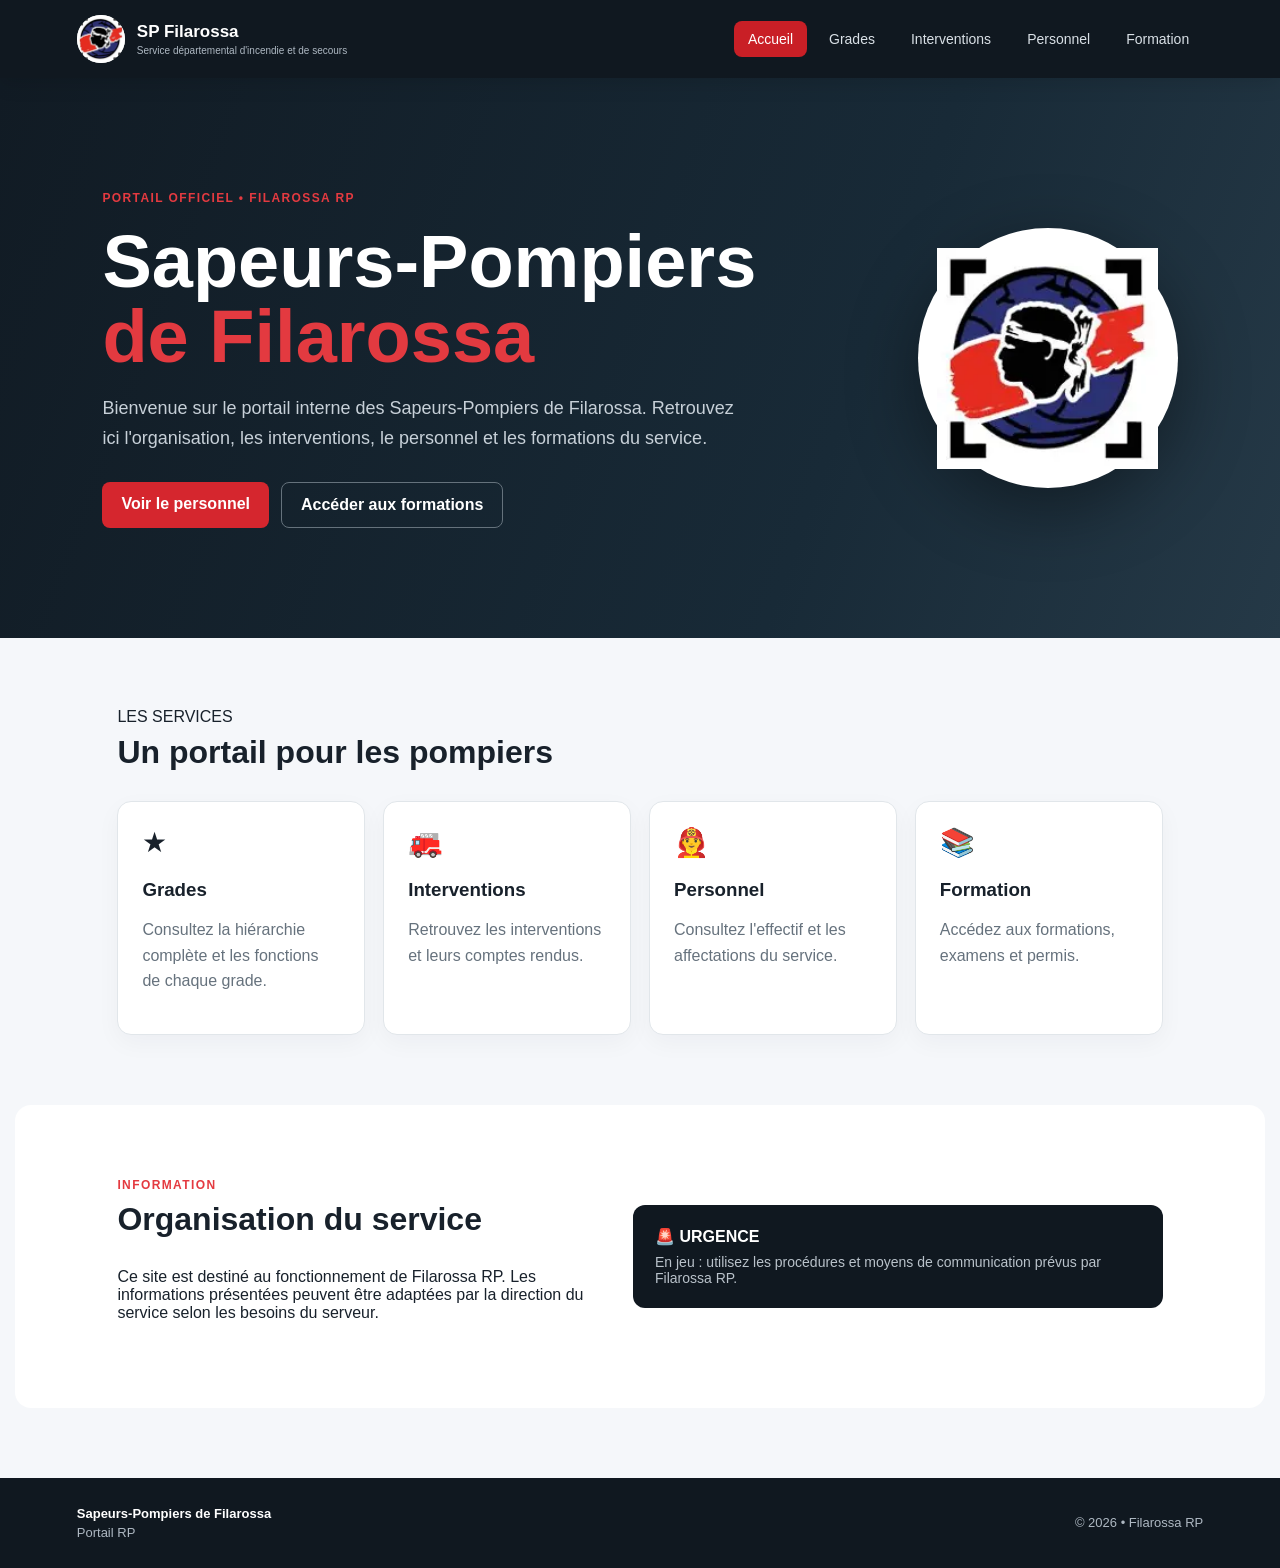
<file: index.html>
<!DOCTYPE html>
<html lang="fr">
<head>
  <meta charset="UTF-8">
  <meta name="viewport" content="width=device-width, initial-scale=1.0">
  <title>Sapeurs-Pompiers de Filarossa</title>
  <meta name="description" content="Portail des Sapeurs-Pompiers de Filarossa RP">
  <link rel="stylesheet" href="css/style.css">
</head>
<body>
<header class="header">
  <a class="brand" href="index.html">
    <img src="images/logo-filarossa.png" alt="Logo des Sapeurs-Pompiers de Filarossa">
    <span><strong>SP Filarossa</strong><small>Service départemental d'incendie et de secours</small></span>
  </a>
  <button class="menu-toggle" aria-label="Ouvrir le menu">☰</button>
  <nav>
    <a class="active" href="index.html">Accueil</a>
    <a href="grades.html">Grades</a>
    <a href="interventions.html">Interventions</a>
    <a href="personnel.html">Personnel</a>
    <a href="formations.html">Formation</a>
  </nav>
</header>

<main>
  <section class="hero">
    <div class="hero-content">
      <span class="badge">PORTAIL OFFICIEL • FILAROSSA RP</span>
      <h1>Sapeurs-Pompiers<br><span>de Filarossa</span></h1>
      <p>Bienvenue sur le portail interne des Sapeurs-Pompiers de Filarossa. Retrouvez ici l'organisation, les interventions, le personnel et les formations du service.</p>
      <div class="hero-actions">
        <a class="btn primary" href="personnel.html">Voir le personnel</a>
        <a class="btn secondary" href="formations.html">Accéder aux formations</a>
      </div>
    </div>
    <div class="hero-logo"><img src="images/logo-filarossa.png" alt=""></div>
  </section>

  <section class="section">
    <div class="section-title">
      <span>LES SERVICES</span>
      <h2>Un portail pour les pompiers</h2>
    </div>
    <div class="cards">
      <a class="card" href="grades.html"><div class="icon">★</div><h3>Grades</h3><p>Consultez la hiérarchie complète et les fonctions de chaque grade.</p></a>
      <a class="card" href="interventions.html"><div class="icon">🚒</div><h3>Interventions</h3><p>Retrouvez les interventions et leurs comptes rendus.</p></a>
      <a class="card" href="personnel.html"><div class="icon">👨‍🚒</div><h3>Personnel</h3><p>Consultez l'effectif et les affectations du service.</p></a>
      <a class="card" href="formations.html"><div class="icon">📚</div><h3>Formation</h3><p>Accédez aux formations, examens et permis.</p></a>
    </div>
  </section>

  <section class="section notice">
    <div>
      <span class="eyebrow">INFORMATION</span>
      <h2>Organisation du service</h2>
      <p>Ce site est destiné au fonctionnement de Filarossa RP. Les informations présentées peuvent être adaptées par la direction du service selon les besoins du serveur.</p>
    </div>
    <div class="notice-box"><strong>🚨 URGENCE</strong><span>En jeu : utilisez les procédures et moyens de communication prévus par Filarossa RP.</span></div>
  </section>
</main>

<footer>
  <div><strong>Sapeurs-Pompiers de Filarossa</strong><span>Portail RP</span></div>
  <span>© 2026 • Filarossa RP</span>
</footer>
<script src="js/script.js"></script>
</body>
</html>
</file>
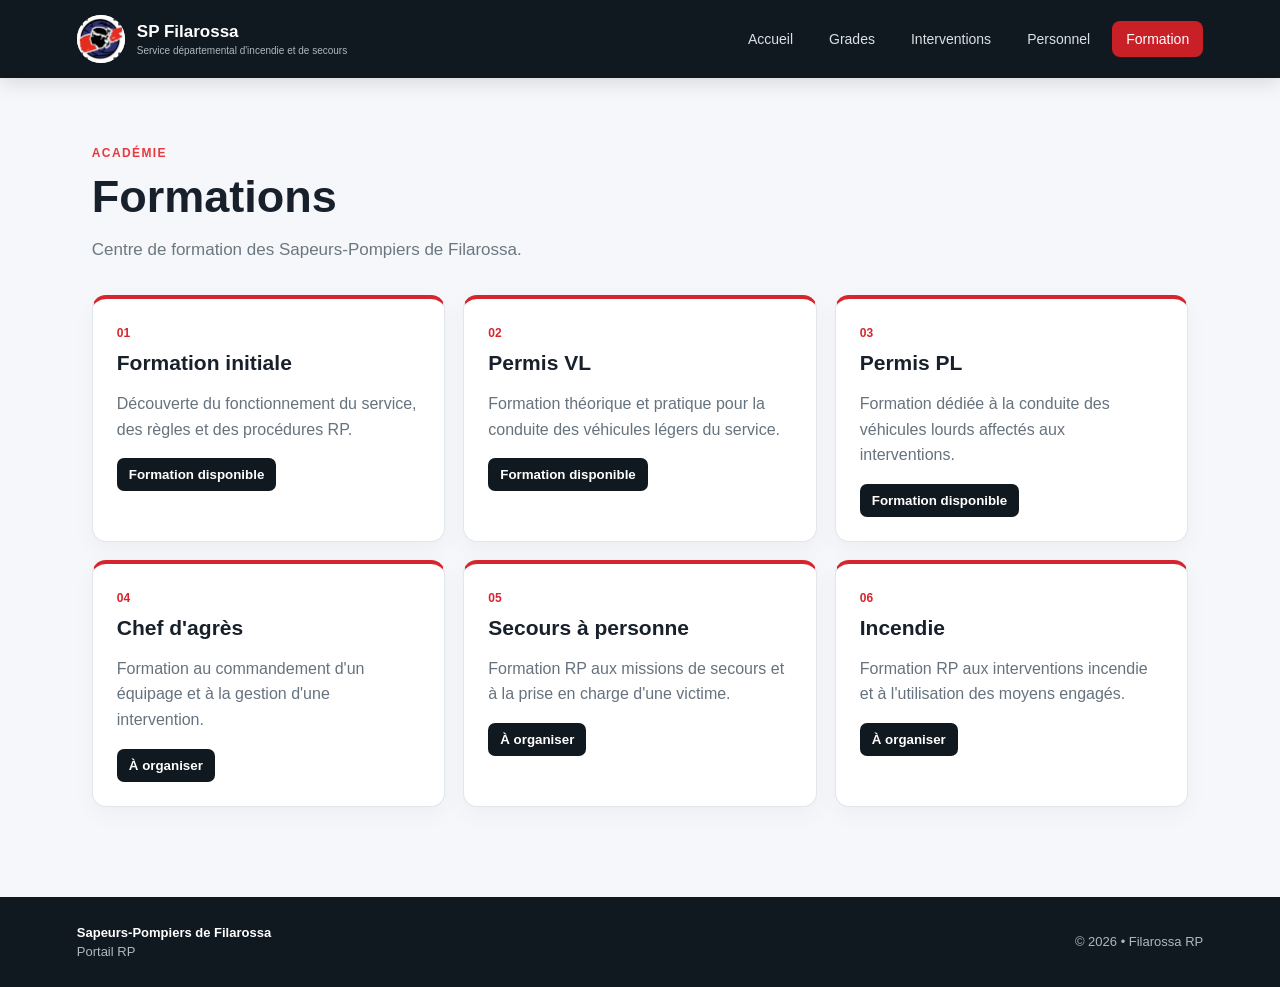
<file: formations.html>
<!DOCTYPE html>
<html lang="fr">
<head><meta charset="UTF-8"><meta name="viewport" content="width=device-width, initial-scale=1.0"><title>Formation — SP Filarossa</title><link rel="stylesheet" href="css/style.css"></head>
<body>
<header class="header"><a class="brand" href="index.html"><img src="images/logo-filarossa.png" alt=""><span><strong>SP Filarossa</strong><small>Service départemental d'incendie et de secours</small></span></a><button class="menu-toggle" aria-label="Ouvrir le menu">☰</button><nav><a href="index.html">Accueil</a><a href="grades.html">Grades</a><a href="interventions.html">Interventions</a><a href="personnel.html">Personnel</a><a class="active" href="formations.html">Formation</a></nav></header>
<main class="page">
<div class="page-head"><span class="badge">ACADÉMIE</span><h1>Formations</h1><p>Centre de formation des Sapeurs-Pompiers de Filarossa.</p></div>
<div class="formation-grid">
<article class="formation"><span>01</span><h2>Formation initiale</h2><p>Découverte du fonctionnement du service, des règles et des procédures RP.</p><button>Formation disponible</button></article>
<article class="formation"><span>02</span><h2>Permis VL</h2><p>Formation théorique et pratique pour la conduite des véhicules légers du service.</p><button>Formation disponible</button></article>
<article class="formation"><span>03</span><h2>Permis PL</h2><p>Formation dédiée à la conduite des véhicules lourds affectés aux interventions.</p><button>Formation disponible</button></article>
<article class="formation"><span>04</span><h2>Chef d'agrès</h2><p>Formation au commandement d'un équipage et à la gestion d'une intervention.</p><button>À organiser</button></article>
<article class="formation"><span>05</span><h2>Secours à personne</h2><p>Formation RP aux missions de secours et à la prise en charge d'une victime.</p><button>À organiser</button></article>
<article class="formation"><span>06</span><h2>Incendie</h2><p>Formation RP aux interventions incendie et à l'utilisation des moyens engagés.</p><button>À organiser</button></article>
</div>
</main>
<footer><div><strong>Sapeurs-Pompiers de Filarossa</strong><span>Portail RP</span></div><span>© 2026 • Filarossa RP</span></footer>
<script src="js/script.js"></script>
</body></html>
</file>
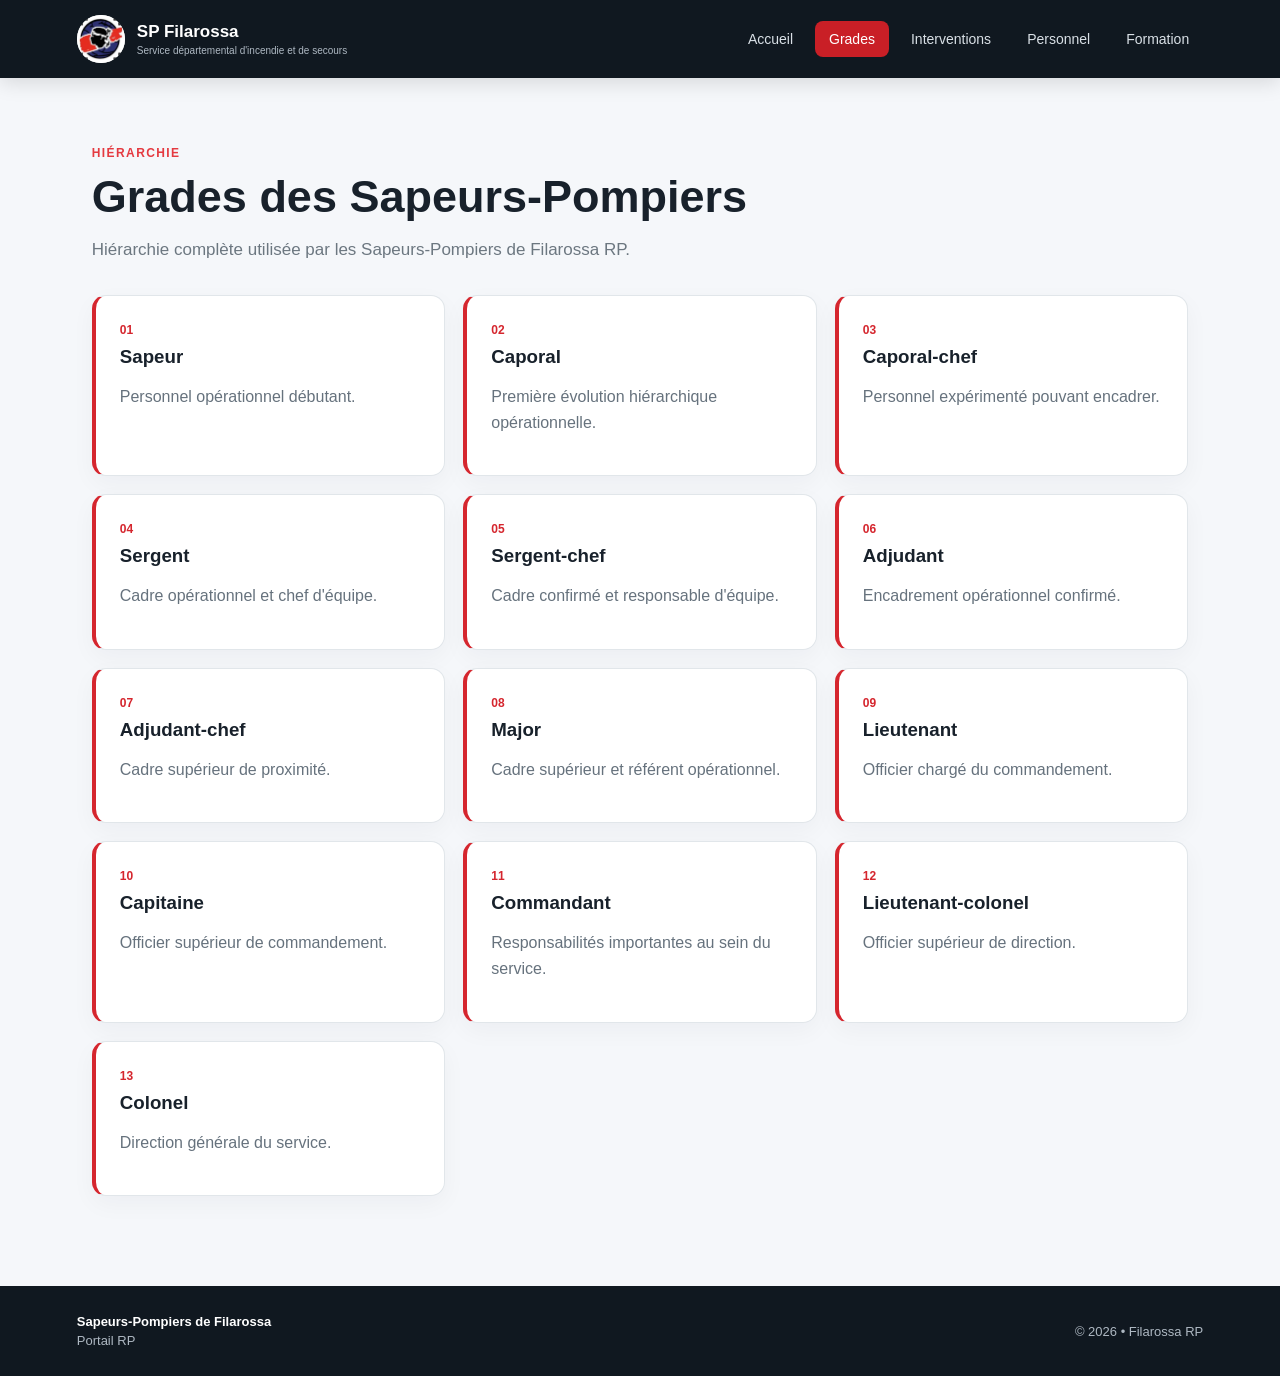
<file: grades.html>
<!DOCTYPE html>
<html lang="fr">
<head><meta charset="UTF-8"><meta name="viewport" content="width=device-width, initial-scale=1.0"><title>Grades — SP Filarossa</title><link rel="stylesheet" href="css/style.css"></head>
<body>
<header class="header">
  <a class="brand" href="index.html"><img src="images/logo-filarossa.png" alt=""><span><strong>SP Filarossa</strong><small>Service départemental d'incendie et de secours</small></span></a>
  <button class="menu-toggle" aria-label="Ouvrir le menu">☰</button>
  <nav><a href="index.html">Accueil</a><a class="active" href="grades.html">Grades</a><a href="interventions.html">Interventions</a><a href="personnel.html">Personnel</a><a href="formations.html">Formation</a></nav>
</header>
<main class="page">
  <div class="page-head"><span class="badge">HIÉRARCHIE</span><h1>Grades des Sapeurs-Pompiers</h1><p>Hiérarchie complète utilisée par les Sapeurs-Pompiers de Filarossa RP.</p></div>
  <div class="rank-grid">
    <article class="rank"><b>01</b><h3>Sapeur</h3><p>Personnel opérationnel débutant.</p></article>
    <article class="rank"><b>02</b><h3>Caporal</h3><p>Première évolution hiérarchique opérationnelle.</p></article>
    <article class="rank"><b>03</b><h3>Caporal-chef</h3><p>Personnel expérimenté pouvant encadrer.</p></article>
    <article class="rank"><b>04</b><h3>Sergent</h3><p>Cadre opérationnel et chef d'équipe.</p></article>
    <article class="rank"><b>05</b><h3>Sergent-chef</h3><p>Cadre confirmé et responsable d'équipe.</p></article>
    <article class="rank"><b>06</b><h3>Adjudant</h3><p>Encadrement opérationnel confirmé.</p></article>
    <article class="rank"><b>07</b><h3>Adjudant-chef</h3><p>Cadre supérieur de proximité.</p></article>
    <article class="rank"><b>08</b><h3>Major</h3><p>Cadre supérieur et référent opérationnel.</p></article>
    <article class="rank"><b>09</b><h3>Lieutenant</h3><p>Officier chargé du commandement.</p></article>
    <article class="rank"><b>10</b><h3>Capitaine</h3><p>Officier supérieur de commandement.</p></article>
    <article class="rank"><b>11</b><h3>Commandant</h3><p>Responsabilités importantes au sein du service.</p></article>
    <article class="rank"><b>12</b><h3>Lieutenant-colonel</h3><p>Officier supérieur de direction.</p></article>
    <article class="rank"><b>13</b><h3>Colonel</h3><p>Direction générale du service.</p></article>
  </div>
</main>
<footer><div><strong>Sapeurs-Pompiers de Filarossa</strong><span>Portail RP</span></div><span>© 2026 • Filarossa RP</span></footer>
<script src="js/script.js"></script>
</body></html>
</file>
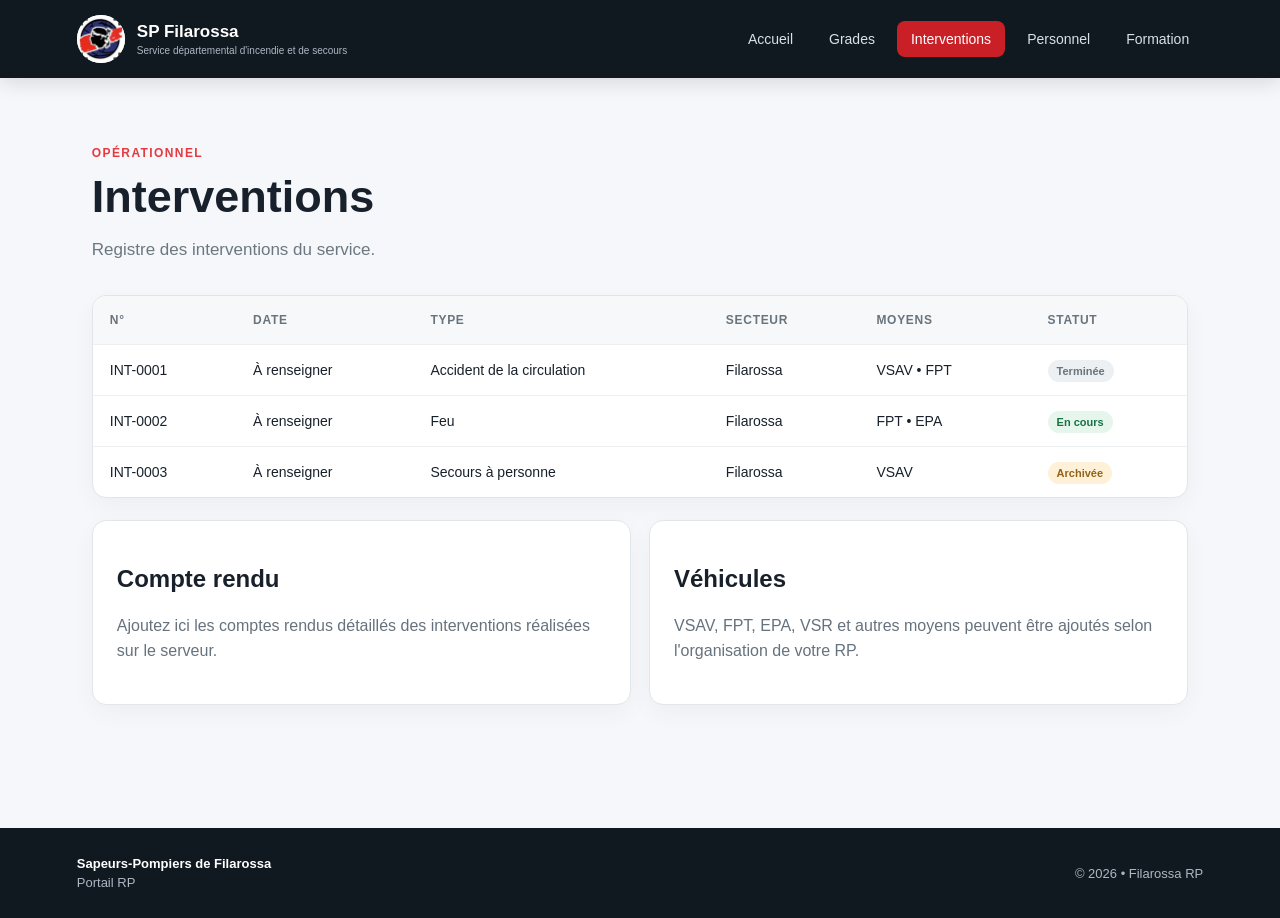
<file: interventions.html>
<!DOCTYPE html>
<html lang="fr">
<head><meta charset="UTF-8"><meta name="viewport" content="width=device-width, initial-scale=1.0"><title>Interventions — SP Filarossa</title><link rel="stylesheet" href="css/style.css"></head>
<body>
<header class="header"><a class="brand" href="index.html"><img src="images/logo-filarossa.png" alt=""><span><strong>SP Filarossa</strong><small>Service départemental d'incendie et de secours</small></span></a><button class="menu-toggle" aria-label="Ouvrir le menu">☰</button><nav><a href="index.html">Accueil</a><a href="grades.html">Grades</a><a class="active" href="interventions.html">Interventions</a><a href="personnel.html">Personnel</a><a href="formations.html">Formation</a></nav></header>
<main class="page">
<div class="page-head"><span class="badge">OPÉRATIONNEL</span><h1>Interventions</h1><p>Registre des interventions du service.</p></div>
<div class="table-wrap"><table><thead><tr><th>N°</th><th>Date</th><th>Type</th><th>Secteur</th><th>Moyens</th><th>Statut</th></tr></thead><tbody>
<tr><td>INT-0001</td><td>À renseigner</td><td>Accident de la circulation</td><td>Filarossa</td><td>VSAV • FPT</td><td><span class="status closed">Terminée</span></td></tr>
<tr><td>INT-0002</td><td>À renseigner</td><td>Feu</td><td>Filarossa</td><td>FPT • EPA</td><td><span class="status ongoing">En cours</span></td></tr>
<tr><td>INT-0003</td><td>À renseigner</td><td>Secours à personne</td><td>Filarossa</td><td>VSAV</td><td><span class="status planned">Archivée</span></td></tr>
</tbody></table></div>
<div class="info-grid"><div class="panel"><h2>Compte rendu</h2><p>Ajoutez ici les comptes rendus détaillés des interventions réalisées sur le serveur.</p></div><div class="panel"><h2>Véhicules</h2><p>VSAV, FPT, EPA, VSR et autres moyens peuvent être ajoutés selon l'organisation de votre RP.</p></div></div>
</main>
<footer><div><strong>Sapeurs-Pompiers de Filarossa</strong><span>Portail RP</span></div><span>© 2026 • Filarossa RP</span></footer>
<script src="js/script.js"></script>
</body></html>
</file>
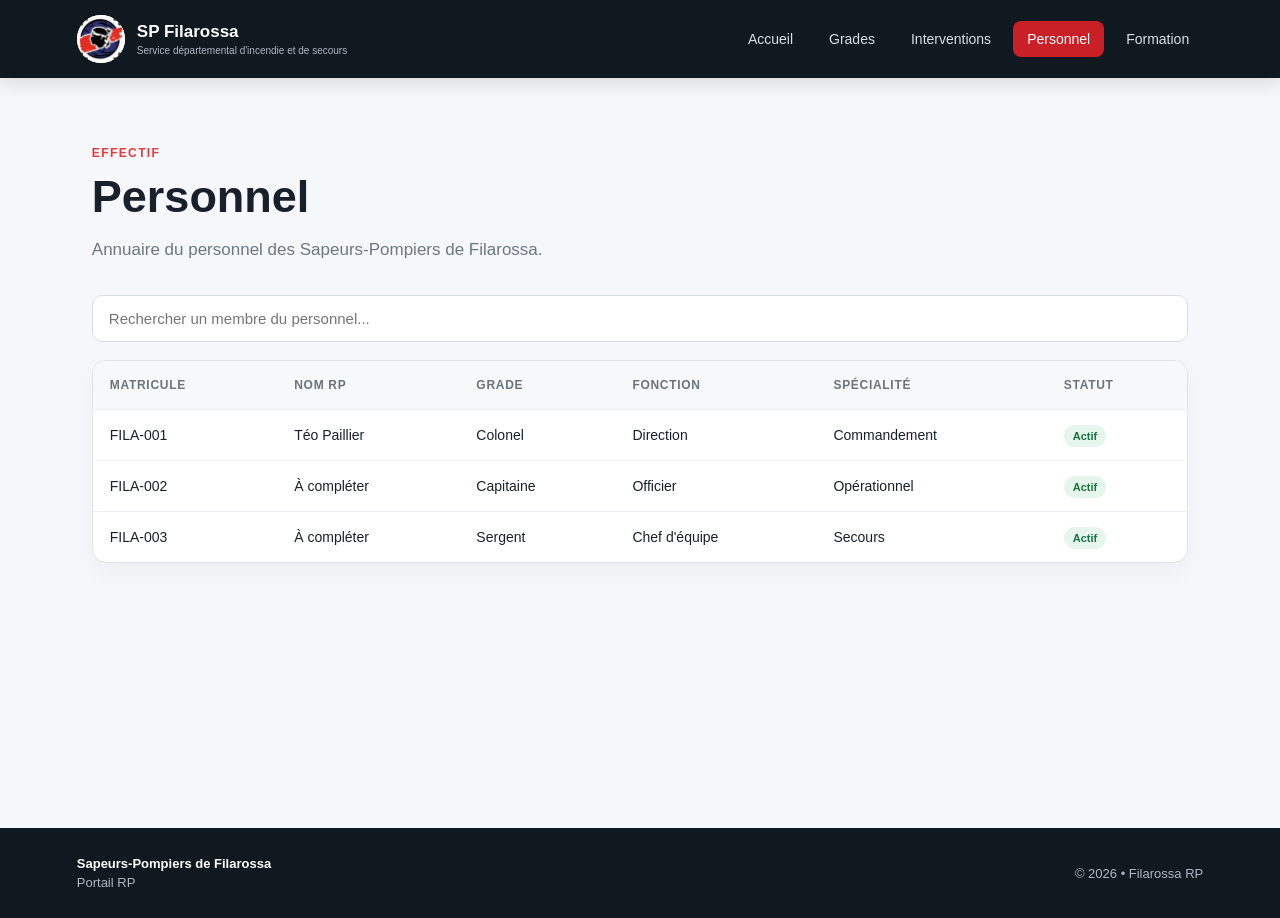
<file: personnel.html>
<!DOCTYPE html>
<html lang="fr">
<head><meta charset="UTF-8"><meta name="viewport" content="width=device-width, initial-scale=1.0"><title>Personnel — SP Filarossa</title><link rel="stylesheet" href="css/style.css"></head>
<body>
<header class="header"><a class="brand" href="index.html"><img src="images/logo-filarossa.png" alt=""><span><strong>SP Filarossa</strong><small>Service départemental d'incendie et de secours</small></span></a><button class="menu-toggle" aria-label="Ouvrir le menu">☰</button><nav><a href="index.html">Accueil</a><a href="grades.html">Grades</a><a href="interventions.html">Interventions</a><a class="active" href="personnel.html">Personnel</a><a href="formations.html">Formation</a></nav></header>
<main class="page">
<div class="page-head"><span class="badge">EFFECTIF</span><h1>Personnel</h1><p>Annuaire du personnel des Sapeurs-Pompiers de Filarossa.</p></div>
<div class="search"><input id="personnelSearch" type="search" placeholder="Rechercher un membre du personnel..."></div>
<div class="table-wrap"><table id="personnelTable"><thead><tr><th>Matricule</th><th>Nom RP</th><th>Grade</th><th>Fonction</th><th>Spécialité</th><th>Statut</th></tr></thead><tbody>
<tr><td>FILA-001</td><td>Téo Paillier</td><td>Colonel</td><td>Direction</td><td>Commandement</td><td><span class="status ongoing">Actif</span></td></tr>
<tr><td>FILA-002</td><td>À compléter</td><td>Capitaine</td><td>Officier</td><td>Opérationnel</td><td><span class="status ongoing">Actif</span></td></tr>
<tr><td>FILA-003</td><td>À compléter</td><td>Sergent</td><td>Chef d'équipe</td><td>Secours</td><td><span class="status ongoing">Actif</span></td></tr>
</tbody></table></div>
</main>
<footer><div><strong>Sapeurs-Pompiers de Filarossa</strong><span>Portail RP</span></div><span>© 2026 • Filarossa RP</span></footer>
<script src="js/script.js"></script>
</body></html>
</file>
<file: css/style.css>
*{box-sizing:border-box}html{scroll-behavior:smooth}body{margin:0;font-family:Inter,Segoe UI,Arial,sans-serif;background:#f5f7fa;color:#18212b}a{text-decoration:none;color:inherit}.header{height:78px;background:#101820;color:#fff;display:flex;align-items:center;justify-content:space-between;padding:0 6%;position:sticky;top:0;z-index:20;box-shadow:0 4px 20px #0002}.brand{display:flex;align-items:center;gap:12px}.brand img{width:48px;height:48px;object-fit:contain;border-radius:50%;background:#fff}.brand strong{display:block;font-size:17px}.brand small{display:block;color:#aeb8c2;font-size:10px;margin-top:3px}.header nav{display:flex;gap:8px}.header nav a{padding:10px 14px;border-radius:8px;color:#d9e0e6;font-size:14px}.header nav a:hover,.header nav a.active{background:#c91f26;color:#fff}.menu-toggle{display:none;background:none;border:0;color:#fff;font-size:25px}.hero{min-height:560px;background:linear-gradient(110deg,#111b24 0%,#182a37 65%,#253947 100%);color:#fff;padding:80px 8%;display:flex;align-items:center;justify-content:space-between;gap:40px}.hero-content{max-width:720px}.badge,.eyebrow{display:inline-block;color:#e43a40;font-weight:800;font-size:12px;letter-spacing:1.4px}.hero h1{font-size:clamp(42px,6vw,74px);line-height:1.02;margin:18px 0}.hero h1 span{color:#e33a40}.hero p{font-size:18px;line-height:1.7;color:#c7d0d8;max-width:650px}.hero-logo{width:260px;height:260px;border-radius:50%;background:#fff;display:grid;place-items:center;box-shadow:0 20px 70px #0006}.hero-logo img{width:85%;height:85%;object-fit:contain}.hero-actions{display:flex;gap:12px;margin-top:28px;flex-wrap:wrap}.btn{padding:13px 19px;border-radius:8px;font-weight:700}.primary{background:#d5262e;color:#fff}.secondary{border:1px solid #65727c;color:#fff}.section{padding:70px 8%;max-width:1250px;margin:auto}.section-title h2,.notice h2{font-size:32px;margin:8px 0 30px}.cards{display:grid;grid-template-columns:repeat(4,1fr);gap:18px}.card,.panel,.formation,.rank{background:#fff;border:1px solid #e1e6ea;border-radius:14px;padding:24px;box-shadow:0 8px 25px #1221300a}.card{transition:.2s}.card:hover{transform:translateY(-4px);box-shadow:0 14px 30px #12213018}.icon{font-size:28px;margin-bottom:20px}.card h3{margin:0 0 8px}.card p,.panel p,.formation p,.rank p{color:#66727d;line-height:1.6}.notice{background:#fff;border-radius:16px;margin-bottom:70px;display:flex;gap:30px;align-items:center}.notice>div{flex:1}.notice-box{background:#101820;color:#fff;border-radius:12px;padding:22px;display:flex;flex-direction:column;gap:8px;min-width:280px}.notice-box span{color:#b9c2ca;font-size:14px}.page{max-width:1250px;margin:auto;padding:65px 6% 90px;min-height:calc(100vh - 150px)}.page-head{margin-bottom:35px}.page-head h1{font-size:45px;margin:10px 0}.page-head p{color:#6c7780;font-size:17px}.rank-grid,.formation-grid{display:grid;grid-template-columns:repeat(3,1fr);gap:18px}.rank{position:relative;border-left:4px solid #d5262e}.rank>b{color:#d5262e;font-size:12px}.rank h3{margin:8px 0}.table-wrap{overflow-x:auto;background:#fff;border:1px solid #e0e5e8;border-radius:14px;box-shadow:0 8px 25px #1221300a}table{width:100%;border-collapse:collapse;min-width:760px}th,td{text-align:left;padding:17px;border-bottom:1px solid #edf0f2;font-size:14px}th{background:#f7f8f9;font-size:12px;text-transform:uppercase;letter-spacing:.7px;color:#68747e}tr:last-child td{border-bottom:0}.status{padding:5px 9px;border-radius:20px;font-size:11px;font-weight:800}.ongoing{background:#e6f6ed;color:#187343}.closed{background:#edf0f3;color:#68747e}.planned{background:#fff1d8;color:#936315}.info-grid{display:grid;grid-template-columns:1fr 1fr;gap:18px;margin-top:22px}.search{margin-bottom:18px}.search input{width:100%;padding:14px 16px;border:1px solid #d8dfe4;border-radius:10px;font-size:15px;outline:none}.search input:focus{border-color:#d5262e}.formation{border-top:4px solid #d5262e}.formation span{font-size:12px;color:#d5262e;font-weight:800}.formation h2{font-size:21px;margin:10px 0}.formation button{border:0;background:#101820;color:#fff;border-radius:7px;padding:9px 12px;font-weight:700}footer{background:#101820;color:#fff;padding:28px 6%;display:flex;justify-content:space-between;align-items:center;gap:20px;font-size:13px}footer div{display:flex;flex-direction:column;gap:4px}footer span{color:#aeb8c2} @media(max-width:850px){.header{padding:0 5%}.menu-toggle{display:block}.header nav{display:none;position:absolute;top:78px;left:0;right:0;background:#101820;padding:10px 5%;flex-direction:column}.header nav.open{display:flex}.hero{padding:60px 7%;min-height:auto}.hero-logo{width:180px;height:180px}.cards{grid-template-columns:1fr 1fr}.rank-grid,.formation-grid{grid-template-columns:1fr 1fr}.info-grid{grid-template-columns:1fr}}@media(max-width:560px){.brand small{display:none}.hero{flex-direction:column;text-align:center}.hero-actions{justify-content:center}.hero-logo{order:-1;width:150px;height:150px}.cards,.rank-grid,.formation-grid{grid-template-columns:1fr}.notice{display:block}.notice-box{margin-top:20px}footer{flex-direction:column;align-items:flex-start}.page-head h1{font-size:35px}}
</file>
